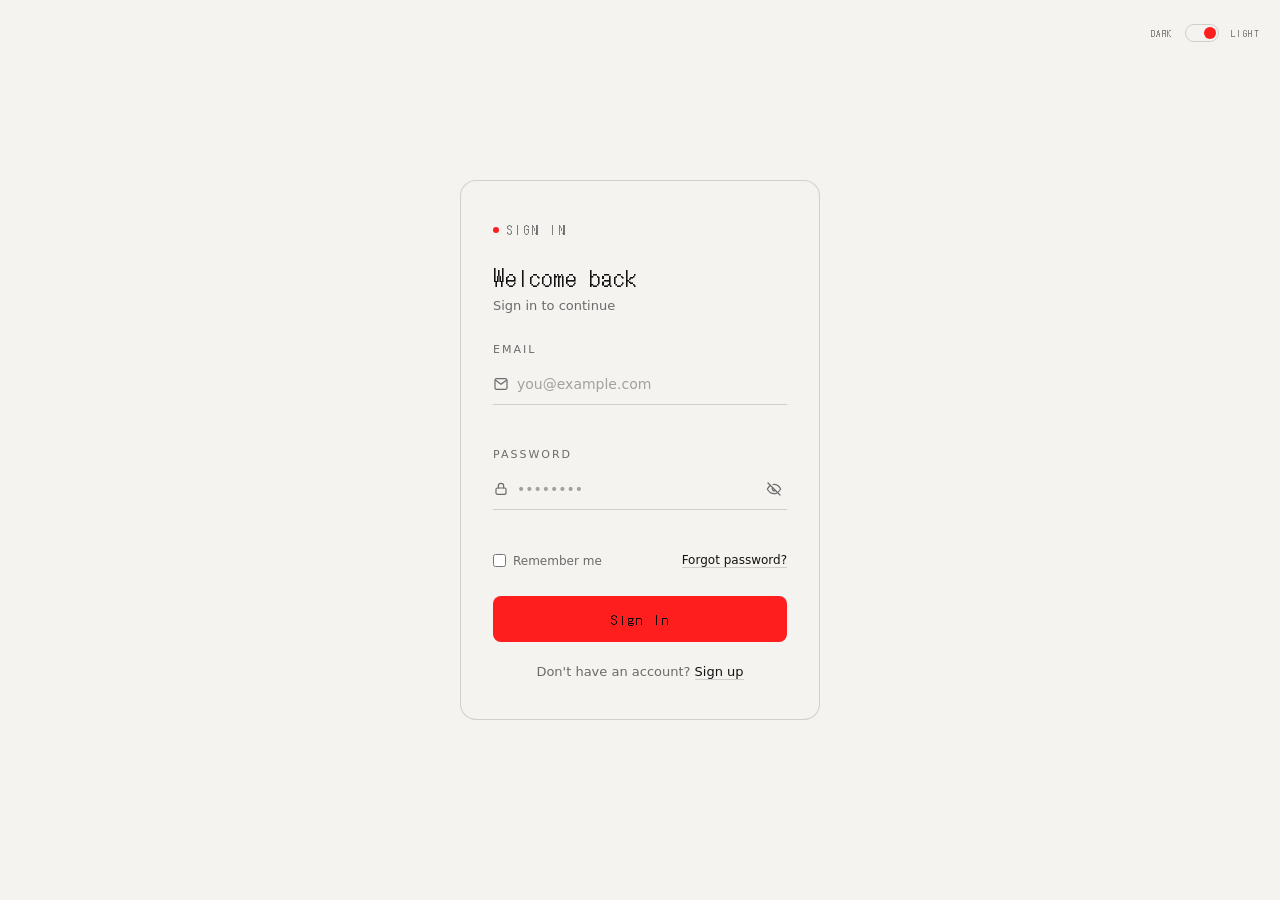
<file: index.html>
<!DOCTYPE html>
<html lang="en">
<head>
<meta charset="UTF-8">
<meta name="viewport" content="width=device-width, initial-scale=1.0">
<title>Sign In — Auth UI</title>
<meta name="description" content="A minimal sign-in / sign-up UI — monochrome, dot-matrix type, single red accent, dark/light toggle. No framework.">
<meta property="og:title"       content="Auth UI">
<meta property="og:description" content="A minimal sign-in / sign-up UI — monochrome, dot-matrix type, single red accent, dark/light toggle. No framework.">
<meta property="og:image"       content="https://umairjailani.github.io/auth-ui/preview.png">
<meta property="og:url"         content="https://umairjailani.github.io/auth-ui/">
<meta property="og:type"        content="website">
<meta name="twitter:card"       content="summary_large_image">
<link rel="preconnect" href="https://fonts.googleapis.com">
<link rel="preconnect" href="https://fonts.gstatic.com" crossorigin>
<link href="https://fonts.googleapis.com/css2?family=DotGothic16&display=swap" rel="stylesheet">
<link rel="stylesheet" href="styles.css">
<script>
(function () {
  var stored = localStorage.getItem('auth-ui-theme');
  var prefersLight = false;
  try { prefersLight = matchMedia('(prefers-color-scheme: light)').matches; } catch (e) {}
  document.documentElement.dataset.theme = stored || (prefersLight ? 'light' : 'dark');
})();
</script>
</head>
<body>

<div class="theme-toggle-wrap">
  <span class="theme-toggle-label">DARK</span>
  <button type="button" class="theme-toggle" aria-label="Toggle light/dark theme">
    <span class="theme-toggle-track"><span class="theme-toggle-thumb"></span></span>
  </button>
  <span class="theme-toggle-label">LIGHT</span>
</div>

<main class="scene">
  <div class="card-frame">
    <div class="card">
      <p class="sys-line"><span class="dot"></span>SIGN IN</p>
      <h1 class="card-title">Welcome back</h1>
      <p class="card-subtitle">Sign in to continue</p>

      <form class="auth-form" novalidate>
        <label class="field">
          <span class="field-label">Email</span>
          <span class="field-input-wrap">
            <svg class="field-icon" viewBox="0 0 24 24" fill="none" stroke="currentColor" stroke-width="1.8"><path d="M3 6.5A2.5 2.5 0 0 1 5.5 4h13A2.5 2.5 0 0 1 21 6.5v11a2.5 2.5 0 0 1-2.5 2.5h-13A2.5 2.5 0 0 1 3 17.5v-11Z"/><path d="m4 6.5 8 6 8-6" stroke-linecap="round" stroke-linejoin="round"/></svg>
            <input type="email" name="email" placeholder="you@example.com" required>
          </span>
          <span class="field-error"></span>
        </label>

        <label class="field">
          <span class="field-label">Password</span>
          <span class="field-input-wrap">
            <svg class="field-icon" viewBox="0 0 24 24" fill="none" stroke="currentColor" stroke-width="1.8"><rect x="4.5" y="10.5" width="15" height="9.5" rx="2"/><path d="M8 10.5V7.5a4 4 0 0 1 8 0v3" stroke-linecap="round"/></svg>
            <input type="password" name="password" placeholder="••••••••" required minlength="6">
            <button type="button" class="field-toggle" aria-label="Show password" aria-pressed="false"></button>
          </span>
          <span class="field-error"></span>
        </label>

        <div class="field-row">
          <label class="checkbox"><input type="checkbox"> Remember me</label>
          <a href="#" class="link-muted">Forgot password?</a>
        </div>

        <button type="submit" class="btn-primary">Sign In</button>
        <p class="switch-line">Don't have an account? <a href="signup.html">Sign up</a></p>
      </form>

      <div class="success-state" hidden>
        <div class="success-icon">✓</div>
        <h2>Welcome back!</h2>
        <p>You're signed in. (This is a UI demo — no account was actually created or checked.)</p>
        <button type="button" class="btn-ghost js-reset">Back to form</button>
      </div>
    </div>
  </div>
</main>

<script src="app.js"></script>
</body>
</html>
</file>
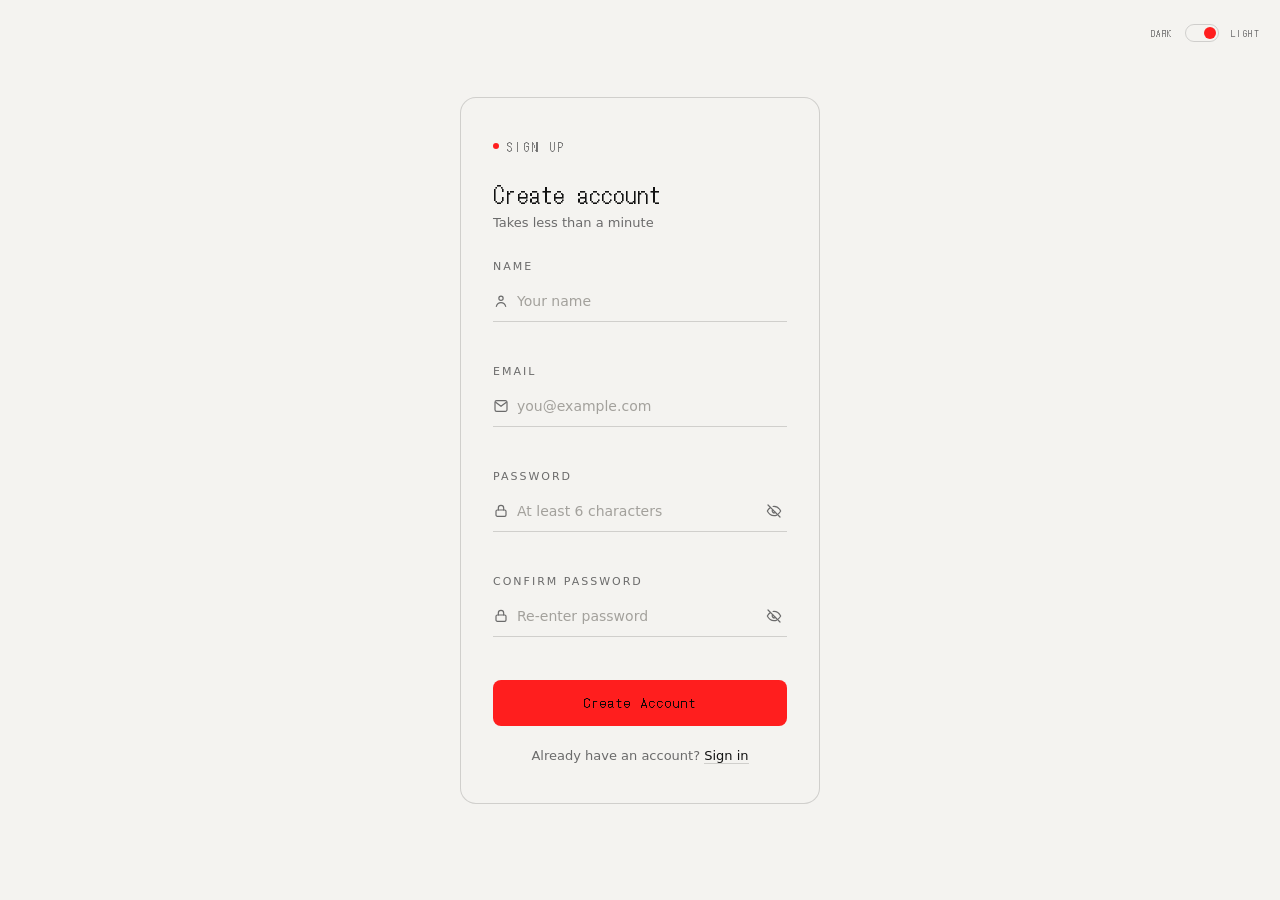
<file: signup.html>
<!DOCTYPE html>
<html lang="en">
<head>
<meta charset="UTF-8">
<meta name="viewport" content="width=device-width, initial-scale=1.0">
<title>Sign Up — Auth UI</title>
<meta name="description" content="A minimal sign-in / sign-up UI — monochrome, dot-matrix type, single red accent, dark/light toggle. No framework.">
<meta property="og:title"       content="Auth UI">
<meta property="og:description" content="A minimal sign-in / sign-up UI — monochrome, dot-matrix type, single red accent, dark/light toggle. No framework.">
<meta property="og:image"       content="https://umairjailani.github.io/auth-ui/preview.png">
<meta property="og:url"         content="https://umairjailani.github.io/auth-ui/signup.html">
<meta property="og:type"        content="website">
<meta name="twitter:card"       content="summary_large_image">
<link rel="preconnect" href="https://fonts.googleapis.com">
<link rel="preconnect" href="https://fonts.gstatic.com" crossorigin>
<link href="https://fonts.googleapis.com/css2?family=DotGothic16&display=swap" rel="stylesheet">
<link rel="stylesheet" href="styles.css">
<script>
(function () {
  var stored = localStorage.getItem('auth-ui-theme');
  var prefersLight = false;
  try { prefersLight = matchMedia('(prefers-color-scheme: light)').matches; } catch (e) {}
  document.documentElement.dataset.theme = stored || (prefersLight ? 'light' : 'dark');
})();
</script>
</head>
<body>

<div class="theme-toggle-wrap">
  <span class="theme-toggle-label">DARK</span>
  <button type="button" class="theme-toggle" aria-label="Toggle light/dark theme">
    <span class="theme-toggle-track"><span class="theme-toggle-thumb"></span></span>
  </button>
  <span class="theme-toggle-label">LIGHT</span>
</div>

<main class="scene">
  <div class="card-frame">
    <div class="card">
      <p class="sys-line"><span class="dot"></span>SIGN UP</p>
      <h1 class="card-title">Create account</h1>
      <p class="card-subtitle">Takes less than a minute</p>

      <form class="auth-form" novalidate>
        <label class="field">
          <span class="field-label">Name</span>
          <span class="field-input-wrap">
            <svg class="field-icon" viewBox="0 0 24 24" fill="none" stroke="currentColor" stroke-width="1.8"><circle cx="12" cy="8" r="3.2"/><path d="M5 20c1.2-3.6 4-5.5 7-5.5s5.8 1.9 7 5.5" stroke-linecap="round"/></svg>
            <input type="text" name="name" placeholder="Your name" required>
          </span>
          <span class="field-error"></span>
        </label>

        <label class="field">
          <span class="field-label">Email</span>
          <span class="field-input-wrap">
            <svg class="field-icon" viewBox="0 0 24 24" fill="none" stroke="currentColor" stroke-width="1.8"><path d="M3 6.5A2.5 2.5 0 0 1 5.5 4h13A2.5 2.5 0 0 1 21 6.5v11a2.5 2.5 0 0 1-2.5 2.5h-13A2.5 2.5 0 0 1 3 17.5v-11Z"/><path d="m4 6.5 8 6 8-6" stroke-linecap="round" stroke-linejoin="round"/></svg>
            <input type="email" name="email" placeholder="you@example.com" required>
          </span>
          <span class="field-error"></span>
        </label>

        <label class="field">
          <span class="field-label">Password</span>
          <span class="field-input-wrap">
            <svg class="field-icon" viewBox="0 0 24 24" fill="none" stroke="currentColor" stroke-width="1.8"><rect x="4.5" y="10.5" width="15" height="9.5" rx="2"/><path d="M8 10.5V7.5a4 4 0 0 1 8 0v3" stroke-linecap="round"/></svg>
            <input type="password" name="password" placeholder="At least 6 characters" required minlength="6">
            <button type="button" class="field-toggle" aria-label="Show password" aria-pressed="false"></button>
          </span>
          <span class="field-error"></span>
        </label>

        <label class="field">
          <span class="field-label">Confirm password</span>
          <span class="field-input-wrap">
            <svg class="field-icon" viewBox="0 0 24 24" fill="none" stroke="currentColor" stroke-width="1.8"><rect x="4.5" y="10.5" width="15" height="9.5" rx="2"/><path d="M8 10.5V7.5a4 4 0 0 1 8 0v3" stroke-linecap="round"/></svg>
            <input type="password" name="confirmPassword" placeholder="Re-enter password" required minlength="6">
            <button type="button" class="field-toggle" aria-label="Show password" aria-pressed="false"></button>
          </span>
          <span class="field-error"></span>
        </label>

        <button type="submit" class="btn-primary">Create Account</button>
        <p class="switch-line">Already have an account? <a href="index.html">Sign in</a></p>
      </form>

      <div class="success-state" hidden>
        <div class="success-icon">✓</div>
        <h2>Account created!</h2>
        <p>You're all set. (This is a UI demo — no account was actually created.)</p>
        <button type="button" class="btn-ghost js-reset">Back to form</button>
      </div>
    </div>
  </div>
</main>

<script src="app.js"></script>
</body>
</html>
</file>
<file: styles.css>
*, *::before, *::after { box-sizing: border-box; margin: 0; padding: 0; }

:root {
  --red: #ff1e1e;
  --bg: #060606;
  --ink: #f2f2f2;
  --grey: #8a8a8a;
  --line: rgba(255,255,255,.14);
  --placeholder: #555;
  --grid-dot: rgba(255,255,255,.14);
}
:root[data-theme="light"] {
  --bg: #f4f3f0;
  --ink: #121212;
  --grey: #6b6b6b;
  --line: rgba(0,0,0,.15);
  --placeholder: #a3a19c;
  --grid-dot: rgba(0,0,0,.12);
}

html, body {
  min-height: 100svh;
  font-family: -apple-system, system-ui, 'Helvetica Neue', Helvetica, Arial, sans-serif;
  color: var(--ink);
  background: var(--bg);
  transition: background-color .2s ease, color .2s ease;
}

.scene {
  position: relative;
  min-height: 100svh;
  display: flex;
  align-items: center;
  justify-content: center;
  padding: 24px 16px;
}

/* Sparse dot texture — the one recurring decorative motif, used lightly */
.scene::before {
  content: '';
  position: fixed;
  inset: 0;
  z-index: -1;
  background-image: radial-gradient(var(--grid-dot) 1px, transparent 1px);
  background-size: 20px 20px;
  mask-image: radial-gradient(ellipse 70% 60% at 50% 40%, black 15%, transparent 70%);
}

.card-frame { display: flex; justify-content: center; }

/* ── Theme toggle — fixed top-right on every page ───────────*/
.theme-toggle-wrap {
  position: fixed;
  top: 20px;
  right: 20px;
  display: flex;
  align-items: center;
  gap: 8px;
  z-index: 10;
}
.theme-toggle-label {
  font-family: 'DotGothic16', monospace;
  font-size: 9px;
  letter-spacing: 1.5px;
  color: var(--grey);
}
.theme-toggle {
  border: none;
  background: transparent;
  padding: 4px;
  cursor: pointer;
}
.theme-toggle-track {
  position: relative;
  display: block;
  width: 34px;
  height: 18px;
  border-radius: 999px;
  border: 1px solid var(--line);
}
.theme-toggle-thumb {
  position: absolute;
  top: 2px;
  left: 2px;
  width: 12px;
  height: 12px;
  border-radius: 50%;
  background: var(--grey);
  transition: transform .2s ease, background-color .2s ease;
}
.theme-toggle:hover .theme-toggle-thumb { background: var(--ink); }
[data-theme="light"] .theme-toggle-thumb {
  transform: translateX(16px);
  background: var(--red);
}
[data-theme="light"] .theme-toggle:hover .theme-toggle-thumb { background: var(--red); }

/* ── Card — flat, thin hairline border, no shadow/blur ──────*/
.card {
  width: min(92vw, 360px);
  padding: 40px 32px;
  border: 1px solid var(--line);
  border-radius: 16px;
  background: var(--bg);
}

.sys-line {
  display: flex;
  align-items: center;
  gap: 8px;
  font-family: 'DotGothic16', monospace;
  font-size: 12px;
  letter-spacing: 3px;
  color: var(--grey);
  margin-bottom: 22px;
}
.dot {
  width: 6px;
  height: 6px;
  border-radius: 50%;
  background: var(--red);
  animation: pulse 2.4s ease-in-out infinite;
}
@keyframes pulse {
  0%, 100% { opacity: 1; }
  50% { opacity: .35; }
}

.card-title {
  font-family: 'DotGothic16', monospace;
  font-size: 22px;
  letter-spacing: 1px;
  font-weight: 400;
  color: var(--ink);
}
.card-subtitle {
  font-size: 13px;
  color: var(--grey);
  margin-top: 6px;
  margin-bottom: 30px;
}

/* ── Fields — underline style, no boxes ──────────────────── */
.field {
  display: block;
  margin-bottom: 22px;
}
.field-label {
  display: block;
  font-size: 11px;
  letter-spacing: 2px;
  color: var(--grey);
  text-transform: uppercase;
  margin-bottom: 8px;
}
.field-input-wrap {
  position: relative;
  display: flex;
  align-items: center;
  border-bottom: 1px solid var(--line);
  transition: border-color .15s ease;
}
.field-input-wrap:focus-within { border-color: var(--red); }
.field-icon {
  width: 16px;
  height: 16px;
  color: var(--grey);
  pointer-events: none;
  flex: none;
}
.field-input-wrap input {
  flex: 1;
  min-width: 0;
  height: 40px;
  padding: 0 8px;
  border: none;
  background: transparent;
  color: var(--ink);
  font-family: inherit;
  font-size: 14px;
  outline: none;
}
.field-input-wrap input::placeholder { color: var(--placeholder); }
.field.has-error .field-input-wrap { border-color: var(--red); }
.field-error {
  display: block;
  min-height: 15px;
  font-size: 11px;
  color: var(--red);
  margin-top: 6px;
}

.field-toggle {
  flex: none;
  width: 26px;
  height: 26px;
  display: flex;
  align-items: center;
  justify-content: center;
  border: none;
  background: transparent;
  color: var(--grey);
  cursor: pointer;
}
.field-toggle:hover { color: var(--ink); }
.field-toggle svg { width: 16px; height: 16px; }

/* ── Row / checkbox / links ──────────────────────────────── */
.field-row {
  display: flex;
  align-items: center;
  justify-content: space-between;
  font-size: 12px;
  color: var(--grey);
  margin: 2px 0 28px;
}
.checkbox {
  display: flex;
  align-items: center;
  gap: 7px;
  cursor: pointer;
}
.checkbox input { accent-color: var(--red); }

.link-muted, .switch-line a {
  color: var(--ink);
  text-decoration: none;
  border-bottom: 1px solid var(--line);
}
.link-muted:hover, .switch-line a:hover { border-color: var(--red); color: var(--red); }

/* ── Buttons ─────────────────────────────────────────────── */
.btn-primary {
  width: 100%;
  height: 46px;
  border: none;
  border-radius: 8px;
  background: var(--red);
  color: #060606;
  font-family: 'DotGothic16', monospace;
  font-size: 13px;
  letter-spacing: 2px;
  cursor: pointer;
  transition: opacity .15s ease;
}
.btn-primary:hover { opacity: .85; }
.btn-primary:active { opacity: .7; }

.btn-ghost {
  margin-top: 18px;
  padding: 10px 18px;
  border-radius: 8px;
  border: 1px solid var(--line);
  background: transparent;
  color: var(--ink);
  font-family: 'DotGothic16', monospace;
  font-size: 12px;
  letter-spacing: 1px;
  cursor: pointer;
}
.btn-ghost:hover { border-color: var(--red); color: var(--red); }

.switch-line {
  text-align: center;
  font-size: 13px;
  color: var(--grey);
  margin-top: 22px;
}

/* ── Success state ───────────────────────────────────────── */
.success-state {
  text-align: center;
  padding: 8px 0 4px;
}
.success-icon {
  width: 44px;
  height: 44px;
  margin: 0 auto 16px;
  border-radius: 50%;
  border: 1px solid var(--red);
  color: var(--red);
  font-size: 18px;
  display: flex;
  align-items: center;
  justify-content: center;
}
.success-state h2 {
  font-family: 'DotGothic16', monospace;
  font-size: 18px;
  letter-spacing: 1px;
  font-weight: 400;
  margin-bottom: 8px;
  color: var(--ink);
}
.success-state p { font-size: 13px; color: var(--grey); line-height: 1.5; }

@media (prefers-reduced-motion: reduce) {
  .dot { animation: none; }
}
</file>
